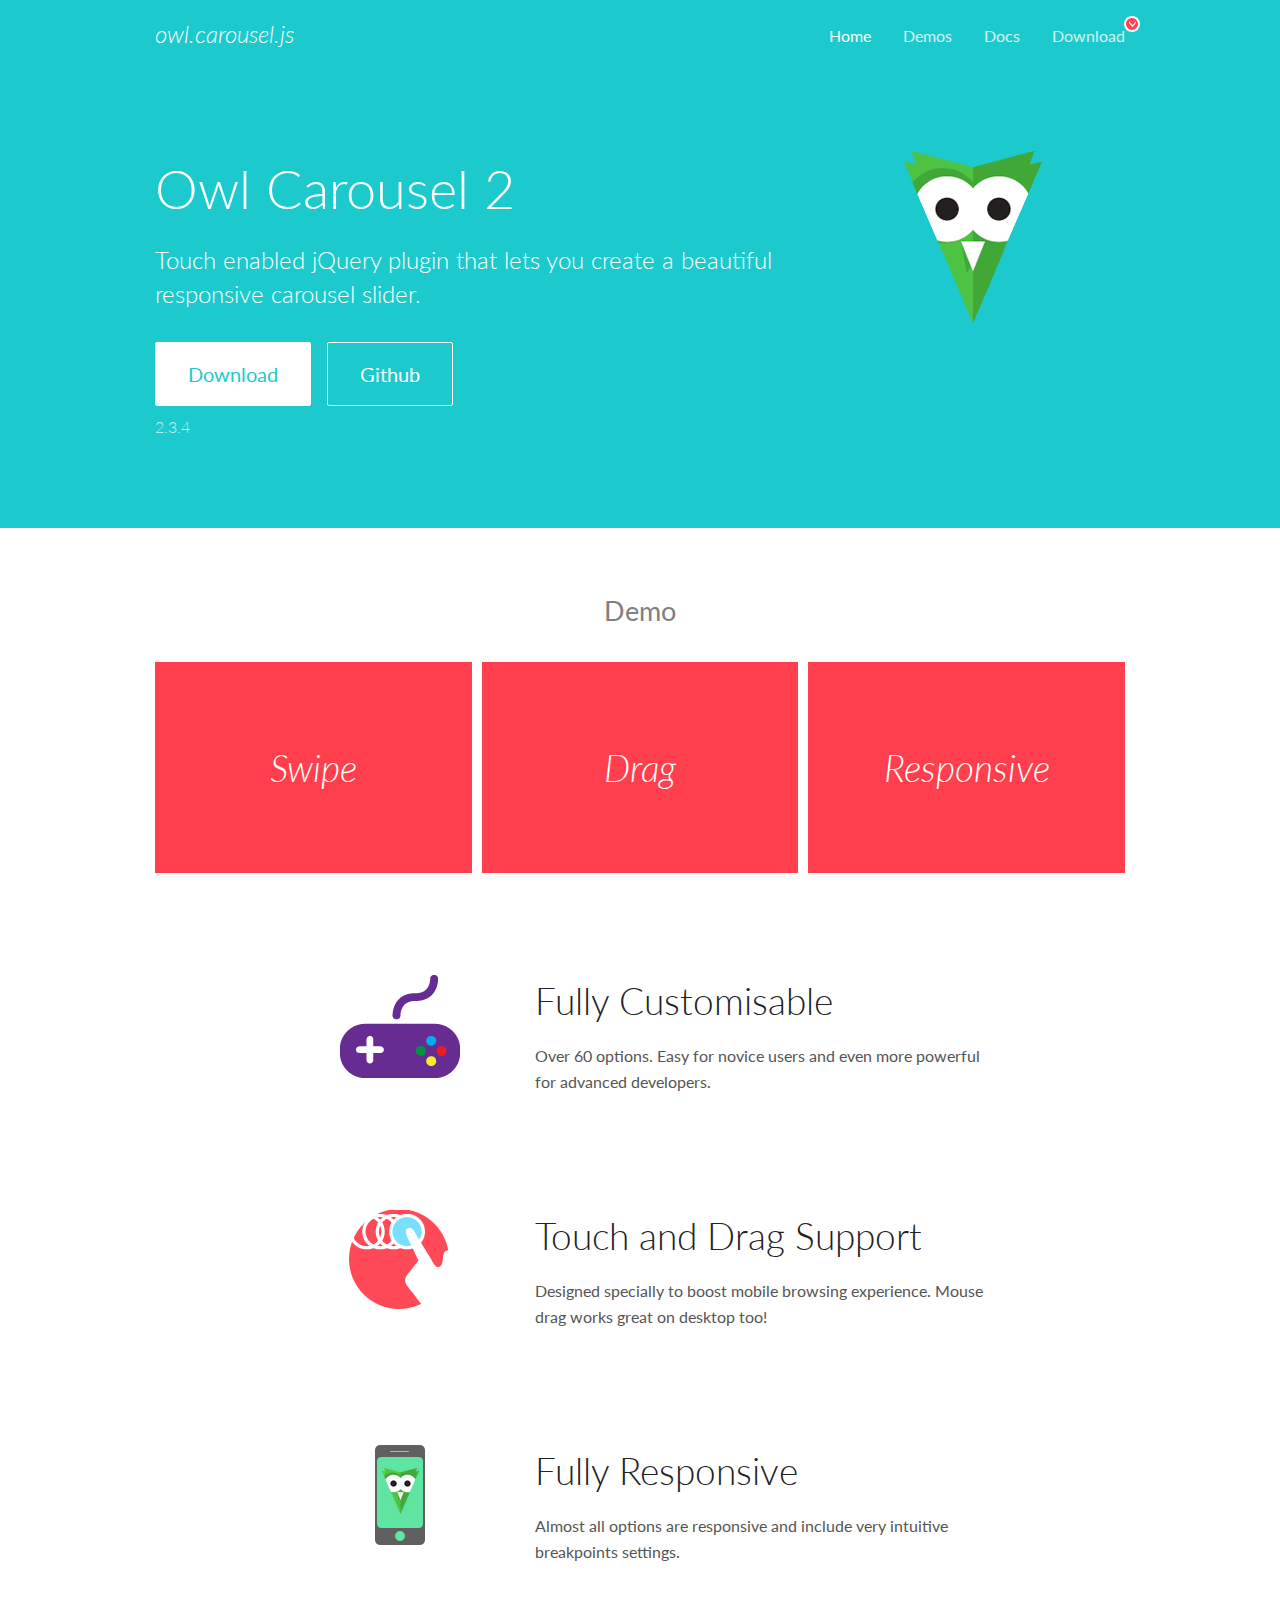
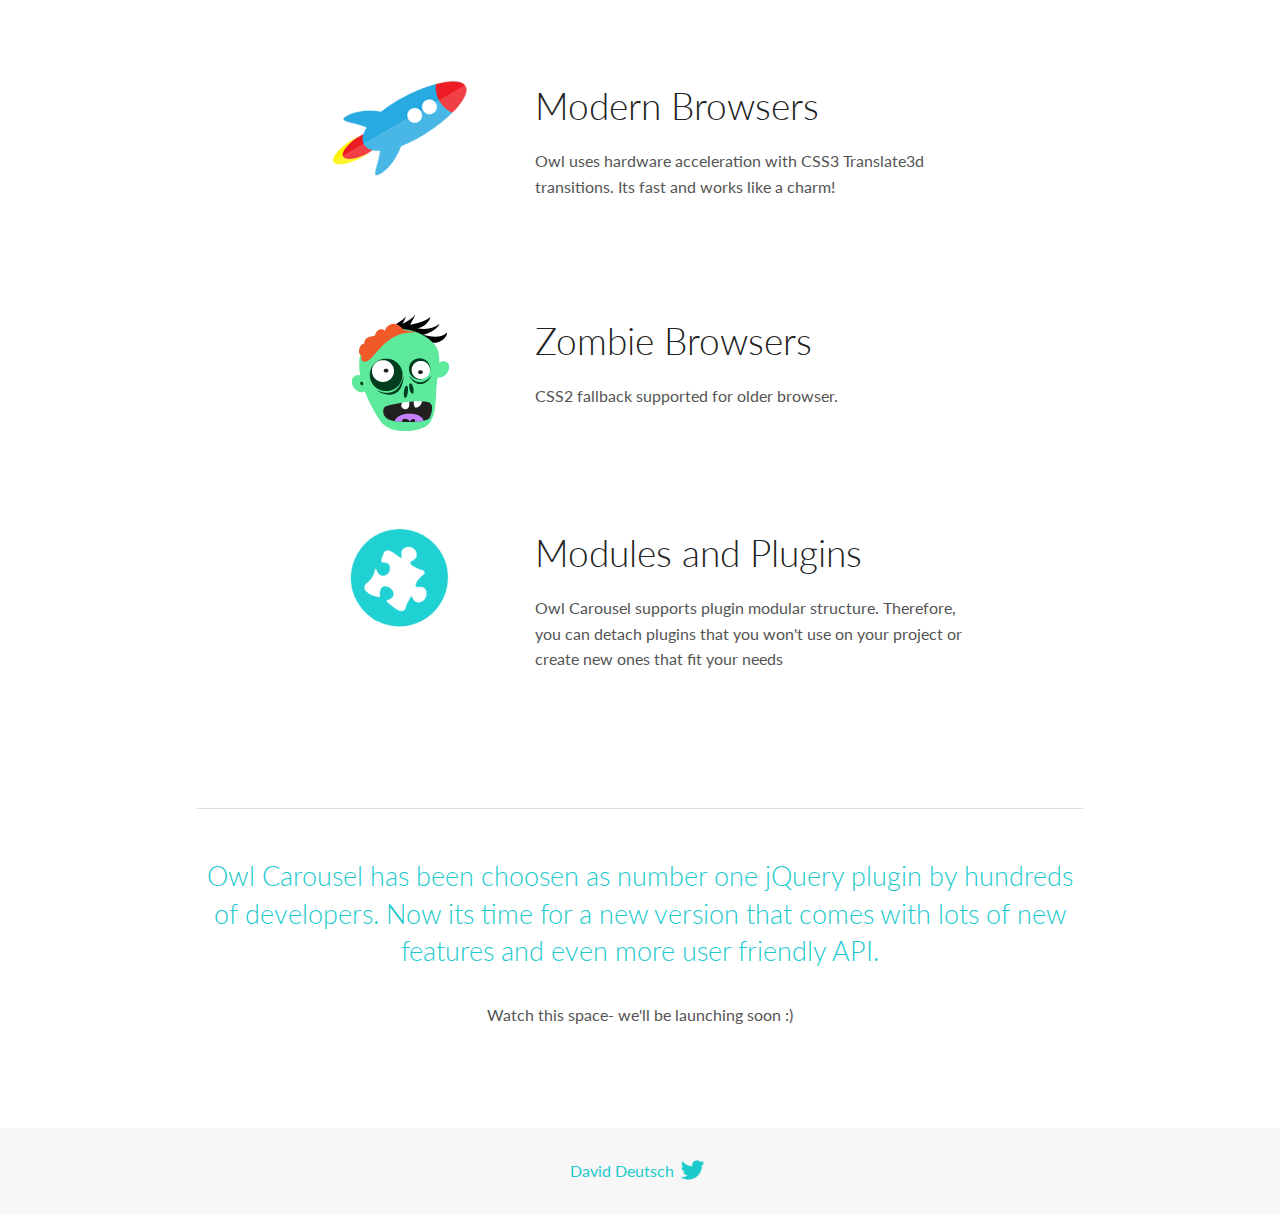
<file: OwlCarousel2-2.3.4/docs/index.html>
<!DOCTYPE html>
<html lang="en">
  <head>

    <!-- head -->
    <meta charset="utf-8">
    <meta name="msapplication-tap-highlight" content="no" />
    <meta name="viewport" content="width=device-width, initial-scale=1.0" />
    <meta name="description" content="Touch enabled jQuery plugin that lets you create beautiful responsive carousel slider.">
    <meta name="author" content="David Deutsch">
    <title>
      Home | Owl Carousel | 2.3.4
    </title>

    <!-- Stylesheets -->
    <link href='https://fonts.googleapis.com/css?family=Lato:300,400,700,400italic,300italic' rel='stylesheet' type='text/css'>
    <link rel="stylesheet" href="assets/css/docs.theme.min.css">

    <!-- Owl Stylesheets -->
    <link rel="stylesheet" href="assets/owlcarousel/assets/owl.carousel.min.css">
    <link rel="stylesheet" href="assets/owlcarousel/assets/owl.theme.default.min.css">

    <!-- HTML5 shim and Respond.js IE8 support of HTML5 elements and media queries -->

    <!--[if lt IE 9]>
      <script src="https://oss.maxcdn.com/libs/html5shiv/3.7.0/html5shiv.js"></script>
      <script src="https://oss.maxcdn.com/libs/respond.js/1.3.0/respond.min.js"></script>
    <![endif]-->

    <!-- Favicons -->
    <link rel="apple-touch-icon-precomposed" sizes="144x144" href="assets/ico/apple-touch-icon-144-precomposed.png">
    <link rel="shortcut icon" href="assets/ico/favicon.png">
    <link rel="shortcut icon" href="favicon.ico">

    <!-- Yeah i know js should not be in header. Its required for demos.-->

    <!-- javascript -->
    <script src="assets/vendors/jquery.min.js"></script>
    <script src="assets/owlcarousel/owl.carousel.js"></script>
  </head>
  <body>

    <!-- header -->
    <header class="header">
      <div class="row">
        <div class="large-12 columns">
          <div class="brand left">
            <h3>
              <a href="/OwlCarousel2/">owl.carousel.js</a> 
            </h3>
          </div>
          <a id="toggle-nav" class="right">
            <span></span> <span></span> <span></span> 
          </a> 
          <div class="nav-bar">
            <ul class="clearfix">
              <li class="active">
                <a href="/OwlCarousel2/index.html">Home</a> 
              </li>
              <li> <a href="/OwlCarousel2/demos/demos.html">Demos</a>  </li>
              <li> <a href="/OwlCarousel2/docs/started-welcome.html">Docs</a>  </li>
              <li>
                <a href="https://github.com/OwlCarousel2/OwlCarousel2/archive/2.3.4.zip">Download</a> 
                <span class="download"></span> 
              </li>
            </ul>
          </div>
        </div>
      </div>
    </header>

    <!-- home panel -->
    <section id="hero">
      <div class="row">
        <div class="large-8 medium-8 columns">
          <h1>Owl Carousel 2</h1>
          <h4>Touch enabled jQuery plugin that lets you create a beautiful responsive carousel slider.</h4>
          <a href="https://github.com/OwlCarousel2/OwlCarousel2/archive/2.3.4.zip" class="hero-button">Download</a> 
          <a href="https://github.com/OwlCarousel2/OwlCarousel2" class="hero-button outline">Github</a> 
          <p>2.3.4</p>
        </div>
        <div class="large-4 medium-4 columns">
          <img class="owl-logo" src="assets/img/owl-logo.png" alt="mr. Owl">
        </div>
      </div>
    </section>

    <!-- body -->
    <div class="home-demo">
      <div class="row">
        <div class="large-12 columns">
          <h3>Demo</h3>
          <div class="owl-carousel">
            <div class="item">
              <h2>Swipe</h2>
            </div>
            <div class="item">
              <h2>Drag</h2>
            </div>
            <div class="item">
              <h2>Responsive</h2>
            </div>
            <div class="item">
              <h2>CSS3</h2>
            </div>
            <div class="item">
              <h2>Fast</h2>
            </div>
            <div class="item">
              <h2>Easy</h2>
            </div>
            <div class="item">
              <h2>Free</h2>
            </div>
            <div class="item">
              <h2>Upgradable</h2>
            </div>
            <div class="item">
              <h2>Tons of options</h2>
            </div>
            <div class="item">
              <h2>Infinity</h2>
            </div>
            <div class="item">
              <h2>Auto Width</h2>
            </div>
          </div>
        </div>
      </div>
    </div>
    <script>
      var owl = $('.owl-carousel');
      owl.owlCarousel({
        margin: 10,
        loop: true,
        responsive: {
          0: {
            items: 1
          },
          600: {
            items: 2
          },
          1000: {
            items: 3
          }
        }
      })
    </script>

    <!-- features -->
    <div id="features">
      <div class="row">
        <div class="small-12 medium-9 small-centered columns">
          <section class="row feature">
            <div class="medium-4 small-12 columns">
              <img src="assets/img/feature-options.png" alt="">
            </div>
            <div class="medium-8 small-12 columns">
              <h2>Fully Customisable</h2>
              <p>Over 60 options. Easy for novice users and even more powerful for advanced developers.</p>
            </div>
          </section>
          <section class="row feature">
            <div class="medium-4 small-12 columns">
              <img src="assets/img/feature-drag.png" alt="">
            </div>
            <div class="medium-8 small-12 columns">
              <h2>Touch and Drag Support</h2>
              <p>Designed specially to boost mobile browsing experience. Mouse drag works great on desktop too!</p>
            </div>
          </section>
          <section class="row feature">
            <div class="medium-4 small-12 columns">
              <img src="assets/img/feature-responsive.png" alt="">
            </div>
            <div class="medium-8 small-12 columns">
              <h2>Fully Responsive</h2>
              <p>Almost all options are responsive and include very intuitive breakpoints settings.</p>
            </div>
          </section>
          <section class="row feature">
            <div class="medium-4 small-12 columns">
              <img src="assets/img/feature-modern.png" alt="">
            </div>
            <div class="medium-8 small-12 columns">
              <h2>Modern Browsers</h2>
              <p>Owl uses hardware acceleration with CSS3 Translate3d transitions. Its fast and works like a charm! </p>
            </div>
          </section>
          <section class="row feature">
            <div class="medium-4 small-12 columns">
              <img src="assets/img/feature-zombie.png" alt="">
            </div>
            <div class="medium-8 small-12 columns">
              <h2>Zombie Browsers</h2>
              <p>CSS2 fallback supported for older browser.</p>
            </div>
          </section>
          <section class="row feature">
            <div class="medium-4 small-12 columns">
              <img src="assets/img/feature-module.png" alt="">
            </div>
            <div class="medium-8 small-12 columns">
              <h2>Modules and Plugins</h2>
              <p>Owl Carousel supports plugin modular structure. Therefore, you can detach plugins that you won&#x27;t use on your project or create new ones that fit your needs</p>
            </div>
          </section>
        </div>
      </div>
    </div>

    <!-- footer -->
    <section id="teaser-text">
      <div class="row">
        <div class="small-12 medium-11 small-centered columns">
          <hr>
          <h3 id="owl-carousel-has-been-choosen-as-number-one-jquery-plugin-by-hundreds-of-developers-now-its-time-for-a-new-version-that-comes-with-lots-of-new-features-and-even-more-user-friendly-api-">Owl Carousel has been choosen as number one jQuery plugin by hundreds of developers. Now its time for a new version that comes with lots of new features and even more user friendly API.</h3>
          <p>Watch this space- we&#39;ll be launching soon :)</p>
        </div>
      </div>
    </section>

    <!-- footer -->
    <footer class="footer">
      <div class="row">
        <div class="large-12 columns">
          <h5>
            <a href="/OwlCarousel2/docs/support-contact.html">David Deutsch</a> 
            <a id="custom-tweet-button" href="https://twitter.com/share?url=https://github.com/OwlCarousel2/OwlCarousel2&text=Owl Carousel - This is so awesome! " target="_blank"></a> 
          </h5>
        </div>
      </div>
    </footer>

    <!-- vendors -->
    <script src="assets/vendors/highlight.js"></script>
    <script src="assets/js/app.js"></script>
  </body>
</html>
</file>
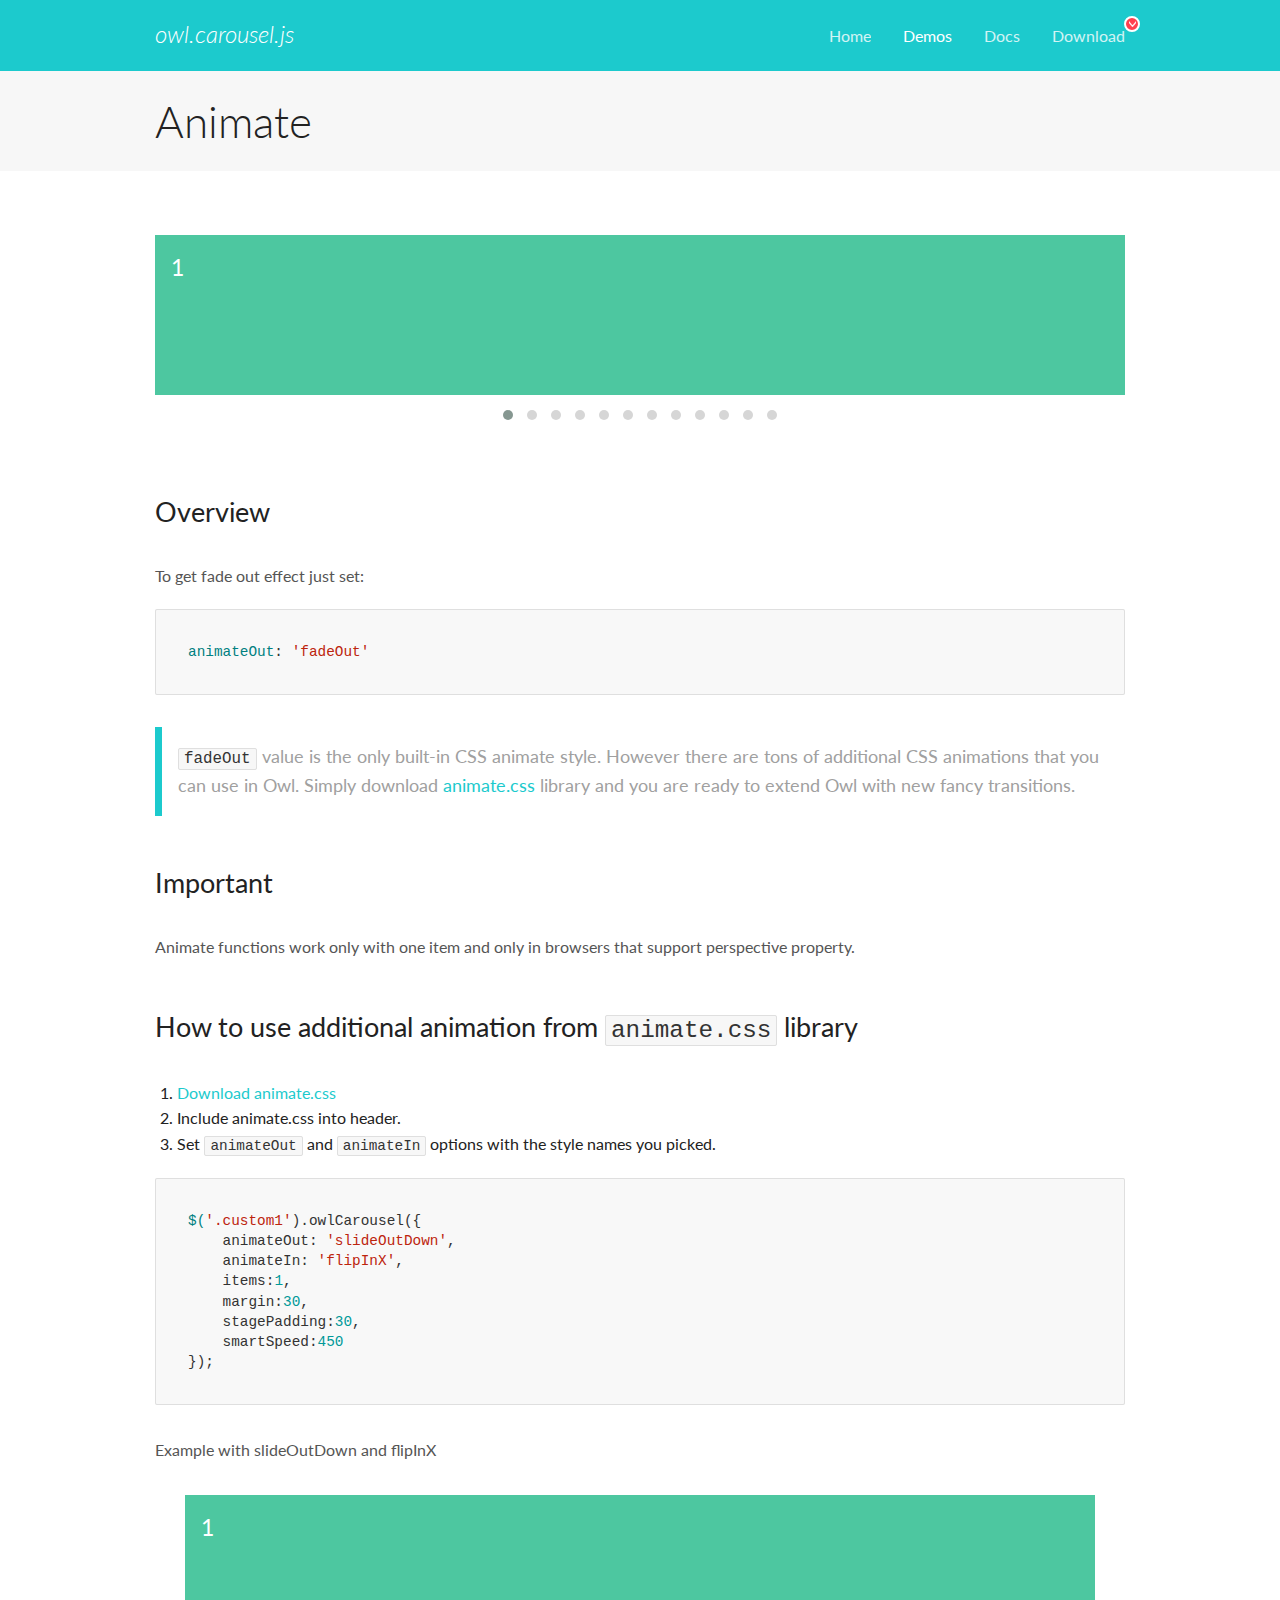
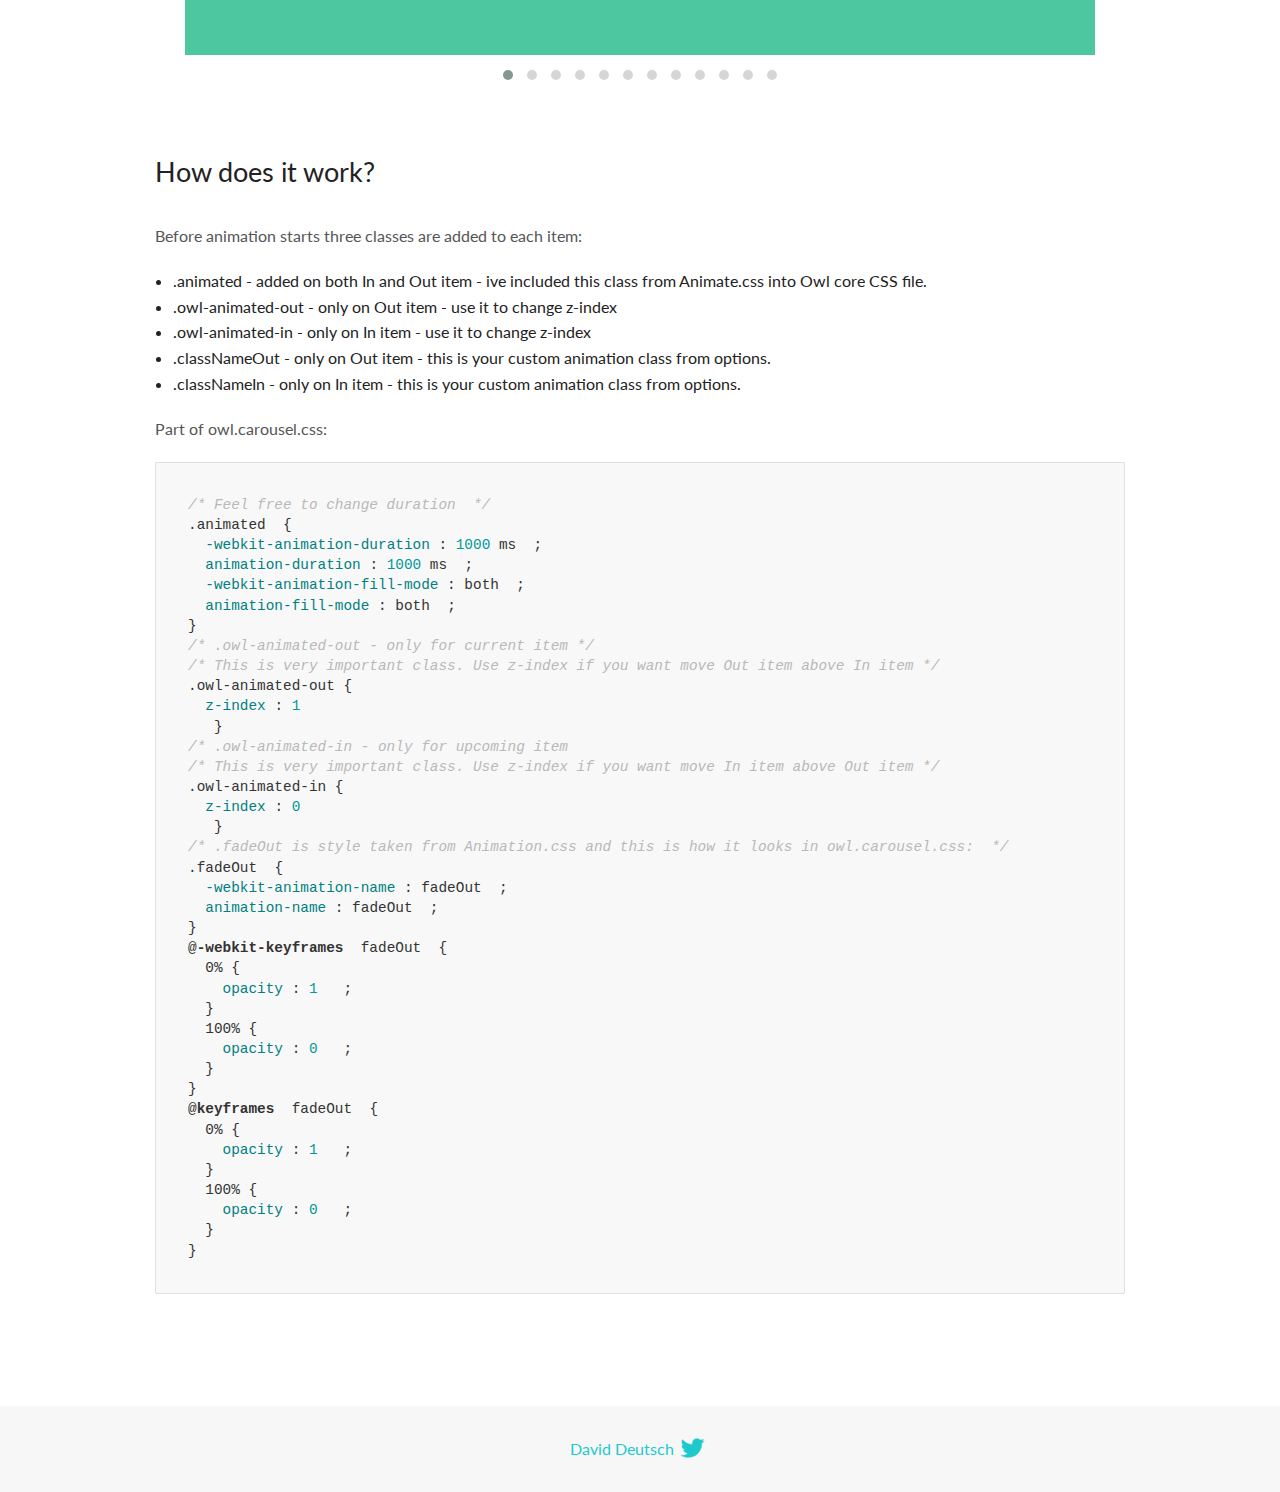
<file: OwlCarousel2-2.3.4/docs/demos/animate.html>
<!DOCTYPE html>
<html lang="en">
  <head>

    <!-- head -->
    <meta charset="utf-8">
    <meta name="msapplication-tap-highlight" content="no" />
    <meta name="viewport" content="width=device-width, initial-scale=1.0" />
    <meta name="description" content="Animate carousel">
    <meta name="author" content="David Deutsch">
    <title>
      Animate Demo | Owl Carousel | 2.3.4
    </title>

    <!-- Stylesheets -->
    <link href='https://fonts.googleapis.com/css?family=Lato:300,400,700,400italic,300italic' rel='stylesheet' type='text/css'>
    <link rel="stylesheet" href="../assets/css/docs.theme.min.css">

    <!-- Owl Stylesheets -->
    <link rel="stylesheet" href="../assets/owlcarousel/assets/owl.carousel.min.css">
    <link rel="stylesheet" href="../assets/owlcarousel/assets/owl.theme.default.min.css">

    <!-- HTML5 shim and Respond.js IE8 support of HTML5 elements and media queries -->

    <!--[if lt IE 9]>
      <script src="https://oss.maxcdn.com/libs/html5shiv/3.7.0/html5shiv.js"></script>
      <script src="https://oss.maxcdn.com/libs/respond.js/1.3.0/respond.min.js"></script>
    <![endif]-->

    <!-- Favicons -->
    <link rel="apple-touch-icon-precomposed" sizes="144x144" href="../assets/ico/apple-touch-icon-144-precomposed.png">
    <link rel="shortcut icon" href="../assets/ico/favicon.png">
    <link rel="shortcut icon" href="favicon.ico">

    <!-- Yeah i know js should not be in header. Its required for demos.-->

    <!-- javascript -->
    <script src="../assets/vendors/jquery.min.js"></script>
    <script src="../assets/owlcarousel/owl.carousel.js"></script>
  </head>
  <body>

    <!-- header -->
    <header class="header">
      <div class="row">
        <div class="large-12 columns">
          <div class="brand left">
            <h3>
              <a href="/OwlCarousel2/">owl.carousel.js</a> 
            </h3>
          </div>
          <a id="toggle-nav" class="right">
            <span></span> <span></span> <span></span> 
          </a> 
          <div class="nav-bar">
            <ul class="clearfix">
              <li> <a href="/OwlCarousel2/index.html">Home</a>  </li>
              <li class="active">
                <a href="/OwlCarousel2/demos/demos.html">Demos</a> 
              </li>
              <li> <a href="/OwlCarousel2/docs/started-welcome.html">Docs</a>  </li>
              <li>
                <a href="https://github.com/OwlCarousel2/OwlCarousel2/archive/2.3.4.zip">Download</a> 
                <span class="download"></span> 
              </li>
            </ul>
          </div>
        </div>
      </div>
    </header>

    <!-- title -->
    <section class="title">
      <div class="row">
        <div class="large-12 columns">
          <h1>Animate</h1>
        </div>
      </div>
    </section>

    <!--  Demos -->
    <section id="demos">
      <div class="row">
        <div class="large-12 columns">
          <div class="fadeOut owl-carousel owl-theme">
            <div class="item">
              <h4>1</h4>
            </div>
            <div class="item">
              <h4>2</h4>
            </div>
            <div class="item">
              <h4>3</h4>
            </div>
            <div class="item">
              <h4>4</h4>
            </div>
            <div class="item">
              <h4>5</h4>
            </div>
            <div class="item">
              <h4>6</h4>
            </div>
            <div class="item">
              <h4>7</h4>
            </div>
            <div class="item">
              <h4>8</h4>
            </div>
            <div class="item">
              <h4>9</h4>
            </div>
            <div class="item">
              <h4>10</h4>
            </div>
            <div class="item">
              <h4>11</h4>
            </div>
            <div class="item">
              <h4>12</h4>
            </div>
          </div>
          <h3 id="overview">Overview</h3>
          <p>To get fade out effect just set:</p>
          <pre><code>animateOut: &#39;fadeOut&#39;</code></pre>
          <blockquote>
            <p><code>fadeOut</code> value is the only built-in CSS animate style. However there are tons of additional CSS animations that you can use in Owl. Simply download
              <a href="https://daneden.github.io/animate.css/">animate.css</a>  library and you are ready to extend Owl with new fancy transitions.</p>
          </blockquote>
          <h3 id="important">Important</h3>
          <p>Animate functions work only with one item and only in browsers that support perspective property.</p>
          <h3 id="how-to-use-additional-animation-from-animate-css-library">How to use additional animation from <code>animate.css</code> library</h3>
          <ol>
            <li> <a href="https://daneden.github.io/animate.css/">Download animate.css</a>  </li>
            <li>Include animate.css into header.</li>
            <li>Set <code>animateOut</code> and <code>animateIn</code> options with the style names you picked.</li>
          </ol>
          <pre><code>$(&#39;.custom1&#39;).owlCarousel({
    animateOut: &#39;slideOutDown&#39;,
    animateIn: &#39;flipInX&#39;,
    items:1,
    margin:30,
    stagePadding:30,
    smartSpeed:450
});</code></pre>
          <p>Example with slideOutDown and flipInX</p>
          <div class="custom1 owl-carousel owl-theme">
            <div class="item">
              <h4>1</h4>
            </div>
            <div class="item">
              <h4>2</h4>
            </div>
            <div class="item">
              <h4>3</h4>
            </div>
            <div class="item">
              <h4>4</h4>
            </div>
            <div class="item">
              <h4>5</h4>
            </div>
            <div class="item">
              <h4>6</h4>
            </div>
            <div class="item">
              <h4>7</h4>
            </div>
            <div class="item">
              <h4>8</h4>
            </div>
            <div class="item">
              <h4>9</h4>
            </div>
            <div class="item">
              <h4>10</h4>
            </div>
            <div class="item">
              <h4>11</h4>
            </div>
            <div class="item">
              <h4>12</h4>
            </div>
          </div>
          <h3 id="how-does-it-work-">How does it work?</h3>
          <p>Before animation starts three classes are added to each item:</p>
          <ul>
            <li>.animated - added on both In and Out item - ive included this class from Animate.css into Owl core CSS file.</li>
            <li>.owl-animated-out - only on Out item - use it to change z-index</li>
            <li>.owl-animated-in - only on In item - use it to change z-index</li>
            <li>.classNameOut - only on Out item - this is your custom animation class from options.</li>
            <li>.classNameIn - only on In item - this is your custom animation class from options.</li>
          </ul>
          <p>Part of owl.carousel.css:</p>
          <pre><code class="language-css"><span class="comment">/* Feel free to change duration  */</span> 
<span class="class">.animated</span>  <span class="rules">{
  <span class="rule"><span class="attribute">-webkit-animation-duration</span> :<span class="value"> <span class="number">1000</span> ms</span> </span> ;
  <span class="rule"><span class="attribute">animation-duration</span> :<span class="value"> <span class="number">1000</span> ms</span> </span> ;
  <span class="rule"><span class="attribute">-webkit-animation-fill-mode</span> :<span class="value"> both</span> </span> ;
  <span class="rule"><span class="attribute">animation-fill-mode</span> :<span class="value"> both</span> </span> ;
<span class="rule">}</span> </span> 
<span class="comment">/* .owl-animated-out - only for current item */</span> 
<span class="comment">/* This is very important class. Use z-index if you want move Out item above In item */</span> 
<span class="class">.owl-animated-out</span> <span class="rules">{
  <span class="rule"><span class="attribute">z-index</span> :<span class="value"> <span class="number">1</span> 
</span> </span> </span> }
<span class="comment">/* .owl-animated-in - only for upcoming item
/* This is very important class. Use z-index if you want move In item above Out item */</span> 
<span class="class">.owl-animated-in</span> <span class="rules">{
  <span class="rule"><span class="attribute">z-index</span> :<span class="value"> <span class="number">0</span> 
</span> </span> </span> }
<span class="comment">/* .fadeOut is style taken from Animation.css and this is how it looks in owl.carousel.css:  */</span> 
<span class="class">.fadeOut</span>  <span class="rules">{
  <span class="rule"><span class="attribute">-webkit-animation-name</span> :<span class="value"> fadeOut</span> </span> ;
  <span class="rule"><span class="attribute">animation-name</span> :<span class="value"> fadeOut</span> </span> ;
<span class="rule">}</span> </span> 
<span class="at_rule">@<span class="keyword">-webkit-keyframes</span>  fadeOut </span> {
  0% <span class="rules">{
    <span class="rule"><span class="attribute">opacity</span> :<span class="value"> <span class="number">1</span> </span> </span> ;
  <span class="rule">}</span> </span> 
  100% <span class="rules">{
    <span class="rule"><span class="attribute">opacity</span> :<span class="value"> <span class="number">0</span> </span> </span> ;
  <span class="rule">}</span> </span> 
}
<span class="at_rule">@<span class="keyword">keyframes</span>  fadeOut </span> {
  0% <span class="rules">{
    <span class="rule"><span class="attribute">opacity</span> :<span class="value"> <span class="number">1</span> </span> </span> ;
  <span class="rule">}</span> </span> 
  100% <span class="rules">{
    <span class="rule"><span class="attribute">opacity</span> :<span class="value"> <span class="number">0</span> </span> </span> ;
  <span class="rule">}</span> </span> 
}</code></pre>
          <link rel="stylesheet" href="../assets/css/animate.css">
          <script>
            jQuery(document).ready(function($) {
              $('.fadeOut').owlCarousel({
                items: 1,
                animateOut: 'fadeOut',
                loop: true,
                margin: 10,
              });
              $('.custom1').owlCarousel({
                animateOut: 'slideOutDown',
                animateIn: 'flipInX',
                items: 1,
                margin: 30,
                stagePadding: 30,
                smartSpeed: 450
              });
            });
          </script>
        </div>
      </div>
    </section>

    <!-- footer -->
    <footer class="footer">
      <div class="row">
        <div class="large-12 columns">
          <h5>
            <a href="/OwlCarousel2/docs/support-contact.html">David Deutsch</a> 
            <a id="custom-tweet-button" href="https://twitter.com/share?url=https://github.com/OwlCarousel2/OwlCarousel2&text=Owl Carousel - This is so awesome! " target="_blank"></a> 
          </h5>
        </div>
      </div>
    </footer>

    <!-- vendors -->
    <script src="../assets/vendors/highlight.js"></script>
    <script src="../assets/js/app.js"></script>
  </body>
</html>
</file>
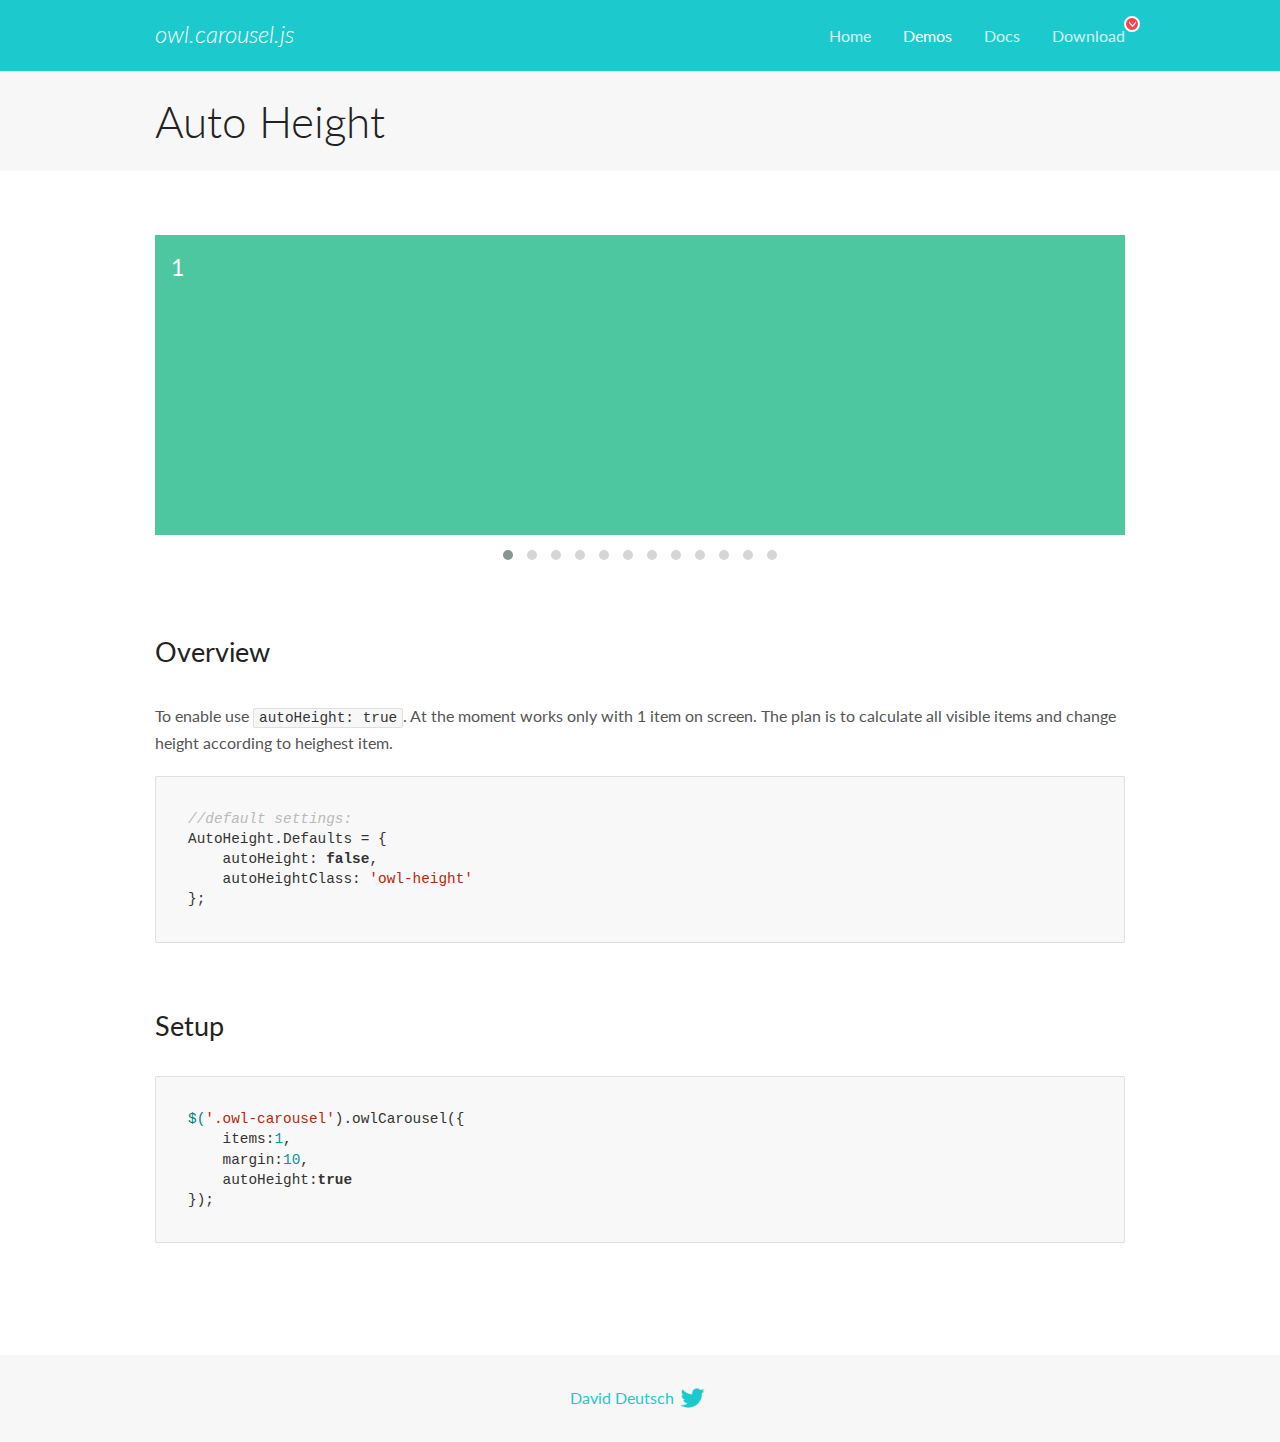
<file: OwlCarousel2-2.3.4/docs/demos/autoheight.html>
<!DOCTYPE html>
<html lang="en">
  <head>

    <!-- head -->
    <meta charset="utf-8">
    <meta name="msapplication-tap-highlight" content="no" />
    <meta name="viewport" content="width=device-width, initial-scale=1.0" />
    <meta name="description" content="autoHeight usage demo">
    <meta name="author" content="David Deutsch">
    <title>
      Auto Height Demo | Owl Carousel | 2.3.4
    </title>

    <!-- Stylesheets -->
    <link href='https://fonts.googleapis.com/css?family=Lato:300,400,700,400italic,300italic' rel='stylesheet' type='text/css'>
    <link rel="stylesheet" href="../assets/css/docs.theme.min.css">

    <!-- Owl Stylesheets -->
    <link rel="stylesheet" href="../assets/owlcarousel/assets/owl.carousel.min.css">
    <link rel="stylesheet" href="../assets/owlcarousel/assets/owl.theme.default.min.css">

    <!-- HTML5 shim and Respond.js IE8 support of HTML5 elements and media queries -->

    <!--[if lt IE 9]>
      <script src="https://oss.maxcdn.com/libs/html5shiv/3.7.0/html5shiv.js"></script>
      <script src="https://oss.maxcdn.com/libs/respond.js/1.3.0/respond.min.js"></script>
    <![endif]-->

    <!-- Favicons -->
    <link rel="apple-touch-icon-precomposed" sizes="144x144" href="../assets/ico/apple-touch-icon-144-precomposed.png">
    <link rel="shortcut icon" href="../assets/ico/favicon.png">
    <link rel="shortcut icon" href="favicon.ico">

    <!-- Yeah i know js should not be in header. Its required for demos.-->

    <!-- javascript -->
    <script src="../assets/vendors/jquery.min.js"></script>
    <script src="../assets/owlcarousel/owl.carousel.js"></script>
  </head>
  <body>

    <!-- header -->
    <header class="header">
      <div class="row">
        <div class="large-12 columns">
          <div class="brand left">
            <h3>
              <a href="/OwlCarousel2/">owl.carousel.js</a> 
            </h3>
          </div>
          <a id="toggle-nav" class="right">
            <span></span> <span></span> <span></span> 
          </a> 
          <div class="nav-bar">
            <ul class="clearfix">
              <li> <a href="/OwlCarousel2/index.html">Home</a>  </li>
              <li class="active">
                <a href="/OwlCarousel2/demos/demos.html">Demos</a> 
              </li>
              <li> <a href="/OwlCarousel2/docs/started-welcome.html">Docs</a>  </li>
              <li>
                <a href="https://github.com/OwlCarousel2/OwlCarousel2/archive/2.3.4.zip">Download</a> 
                <span class="download"></span> 
              </li>
            </ul>
          </div>
        </div>
      </div>
    </header>

    <!-- title -->
    <section class="title">
      <div class="row">
        <div class="large-12 columns">
          <h1>Auto Height</h1>
        </div>
      </div>
    </section>

    <!--  Demos -->
    <section id="demos">
      <div class="row">
        <div class="large-12 columns">
          <div class="owl-carousel owl-theme">
            <div class="item" style="height:300px">
              <h4>1</h4>
            </div>
            <div class="item" style="height:100px">
              <h4>2</h4>
            </div>
            <div class="item" style="height:500px">
              <h4>3</h4>
            </div>
            <div class="item" style="height:250px">
              <h4>4</h4>
            </div>
            <div class="item" style="height:400px">
              <h4>5</h4>
            </div>
            <div class="item" style="height:500px">
              <h4>6</h4>
            </div>
            <div class="item" style="height:600px">
              <h4>7</h4>
            </div>
            <div class="item" style="height:400px">
              <h4>8</h4>
            </div>
            <div class="item" style="height:300px">
              <h4>9</h4>
            </div>
            <div class="item" style="height:350px">
              <h4>10</h4>
            </div>
            <div class="item" style="height:200px">
              <h4>11</h4>
            </div>
            <div class="item" style="height:150px">
              <h4>12</h4>
            </div>
          </div>
          <h3 id="overview">Overview</h3>
          <p>To enable use <code>autoHeight: true</code>. At the moment works only with 1 item on screen. The plan is to calculate all visible items and change height according to heighest item.</p>
          <pre><code>//default settings:
AutoHeight.Defaults = {
    autoHeight: false,
    autoHeightClass: &#39;owl-height&#39;
};</code></pre>
          <h3 id="setup">Setup</h3>
          <pre><code>$(&#39;.owl-carousel&#39;).owlCarousel({
    items:1,
    margin:10,
    autoHeight:true
});</code></pre>
          <script>
            $(document).ready(function() {
              $('.owl-carousel').owlCarousel({
                items: 1,
                margin: 10,
                autoHeight: true
              });
            })
          </script>
        </div>
      </div>
    </section>

    <!-- footer -->
    <footer class="footer">
      <div class="row">
        <div class="large-12 columns">
          <h5>
            <a href="/OwlCarousel2/docs/support-contact.html">David Deutsch</a> 
            <a id="custom-tweet-button" href="https://twitter.com/share?url=https://github.com/OwlCarousel2/OwlCarousel2&text=Owl Carousel - This is so awesome! " target="_blank"></a> 
          </h5>
        </div>
      </div>
    </footer>

    <!-- vendors -->
    <script src="../assets/vendors/highlight.js"></script>
    <script src="../assets/js/app.js"></script>
  </body>
</html>
</file>
